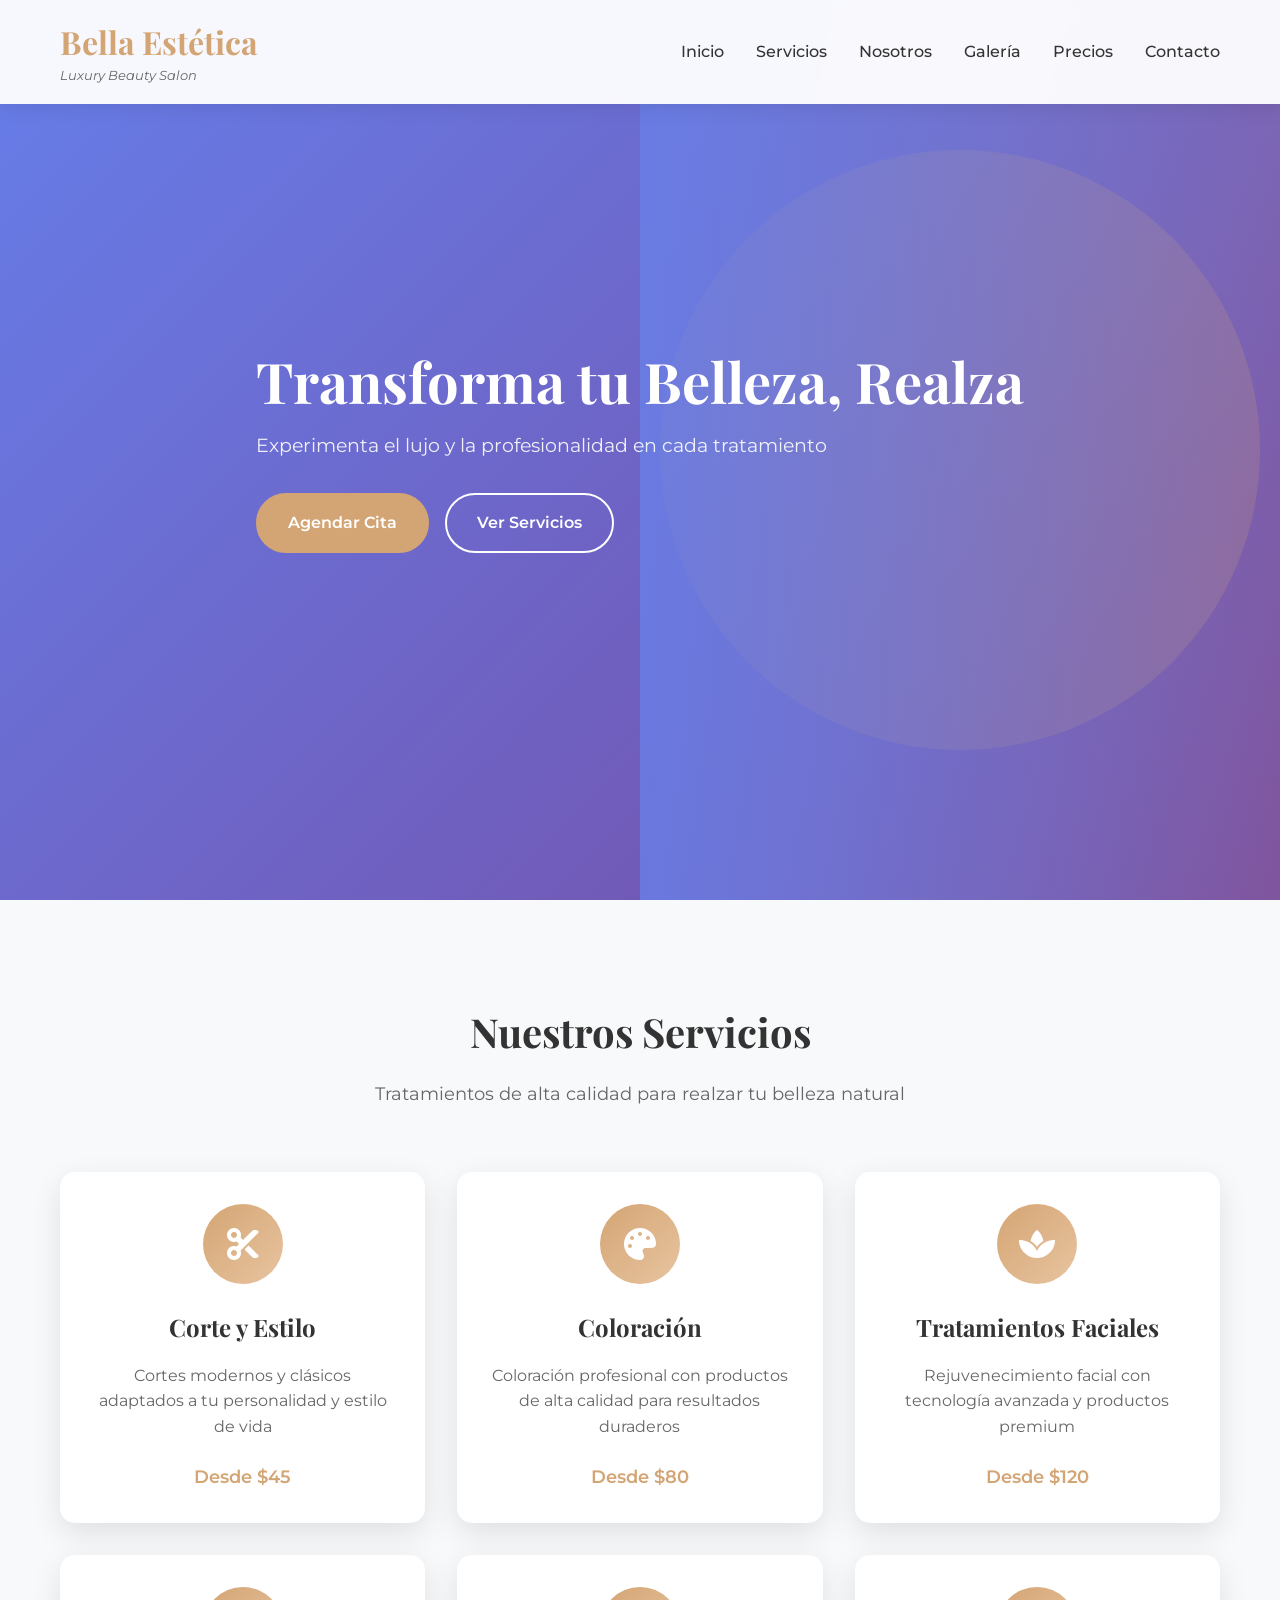
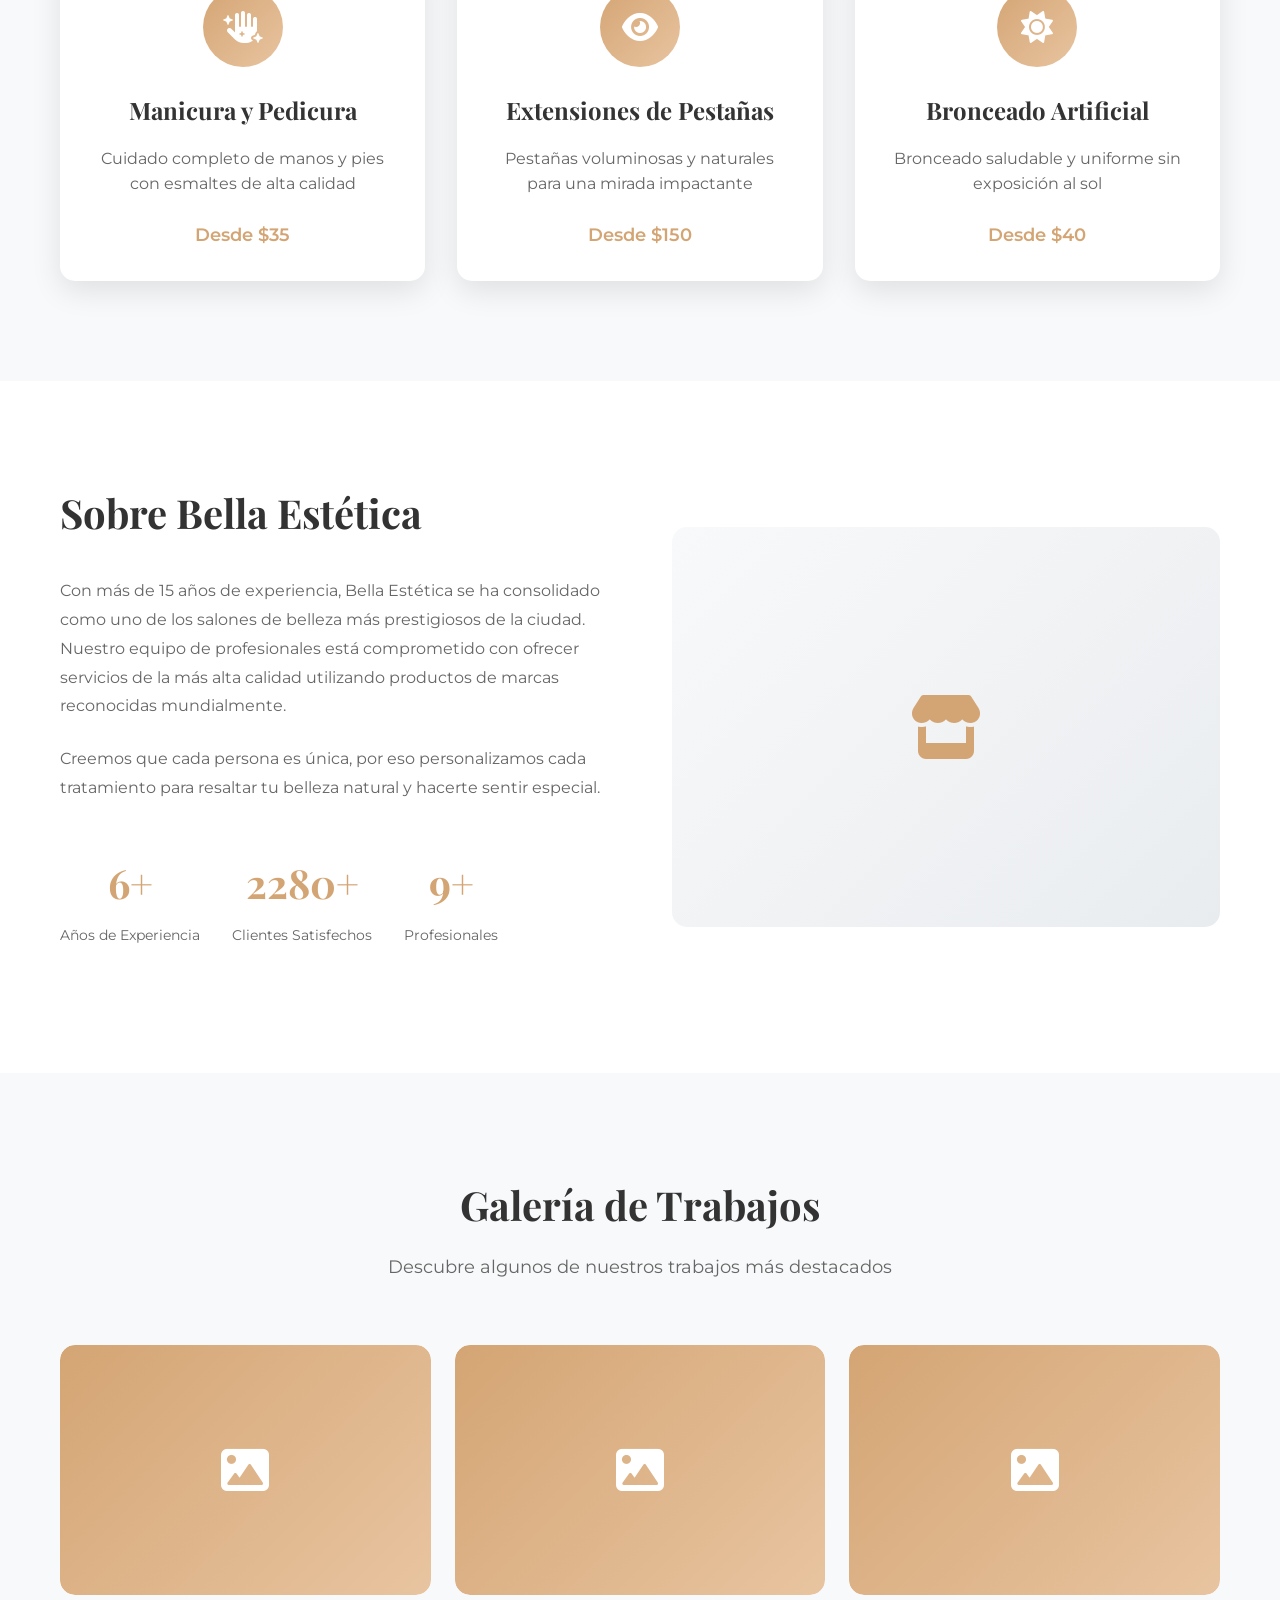
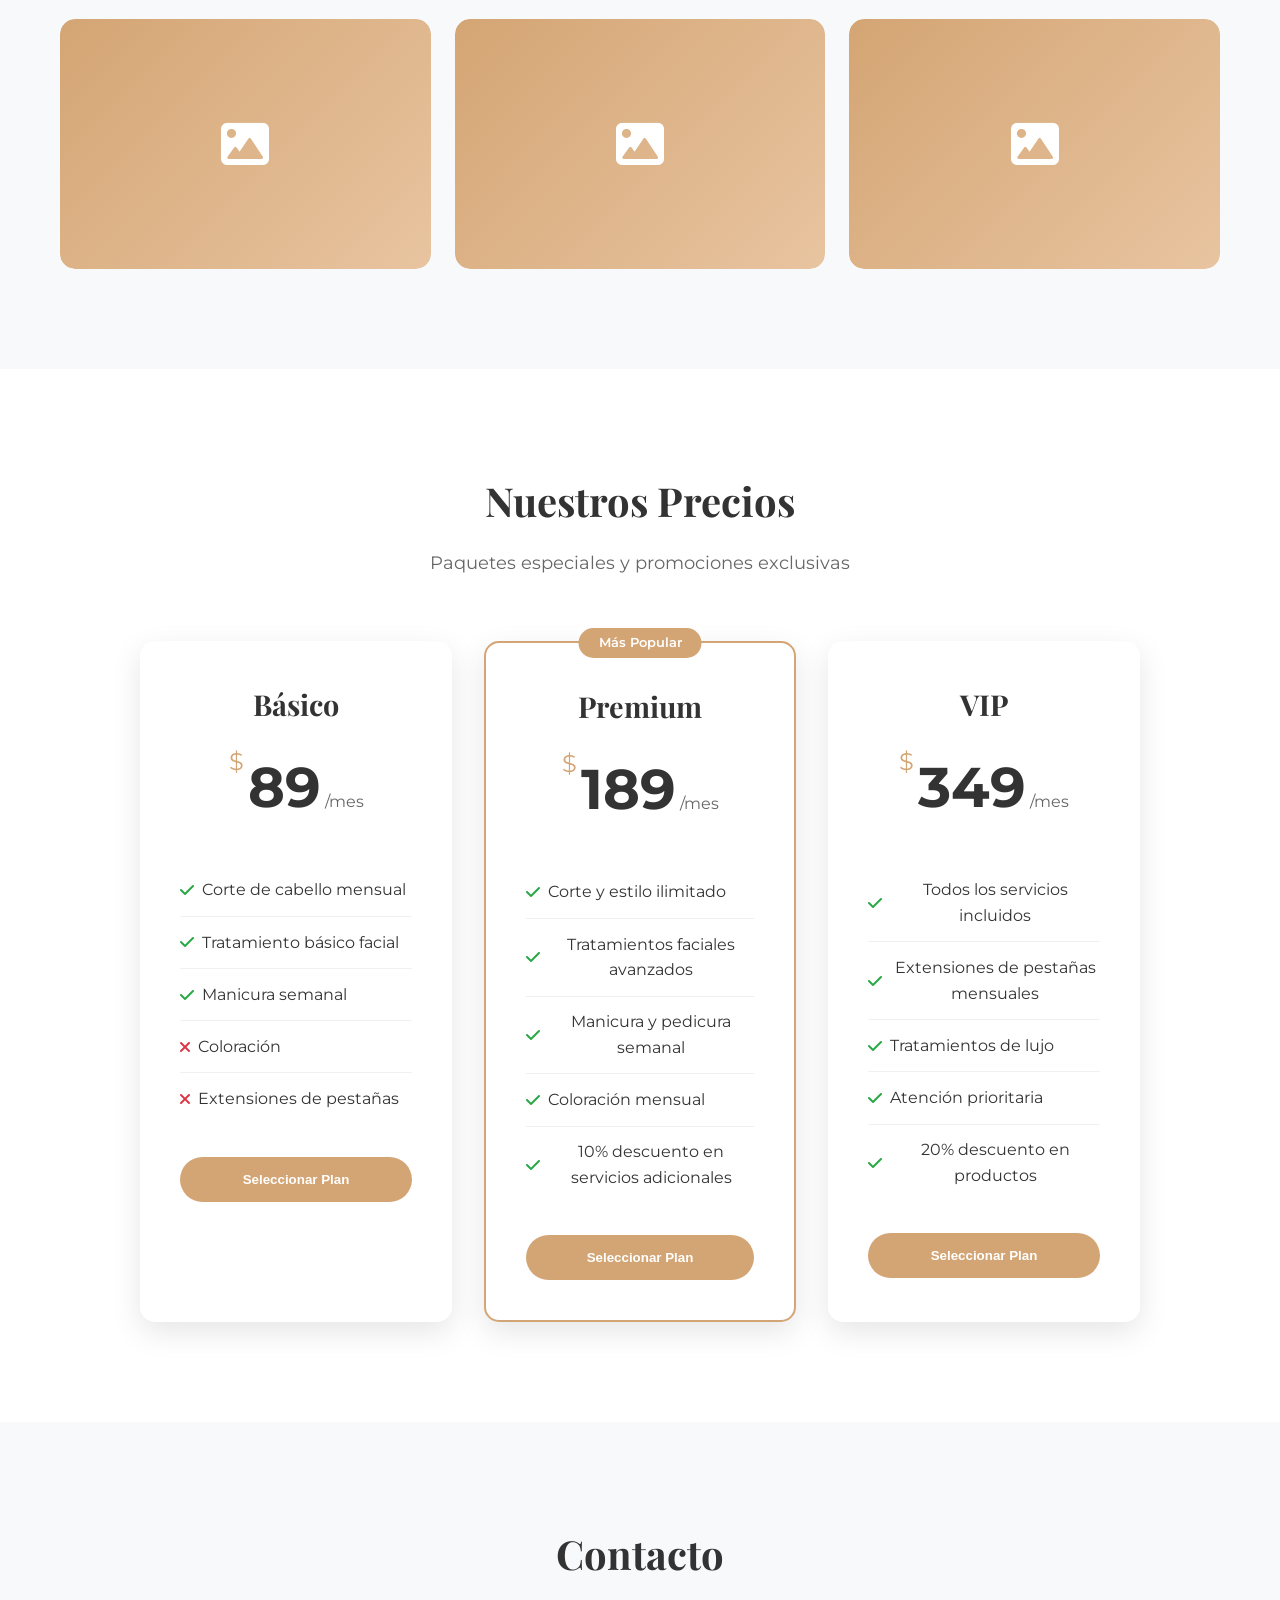
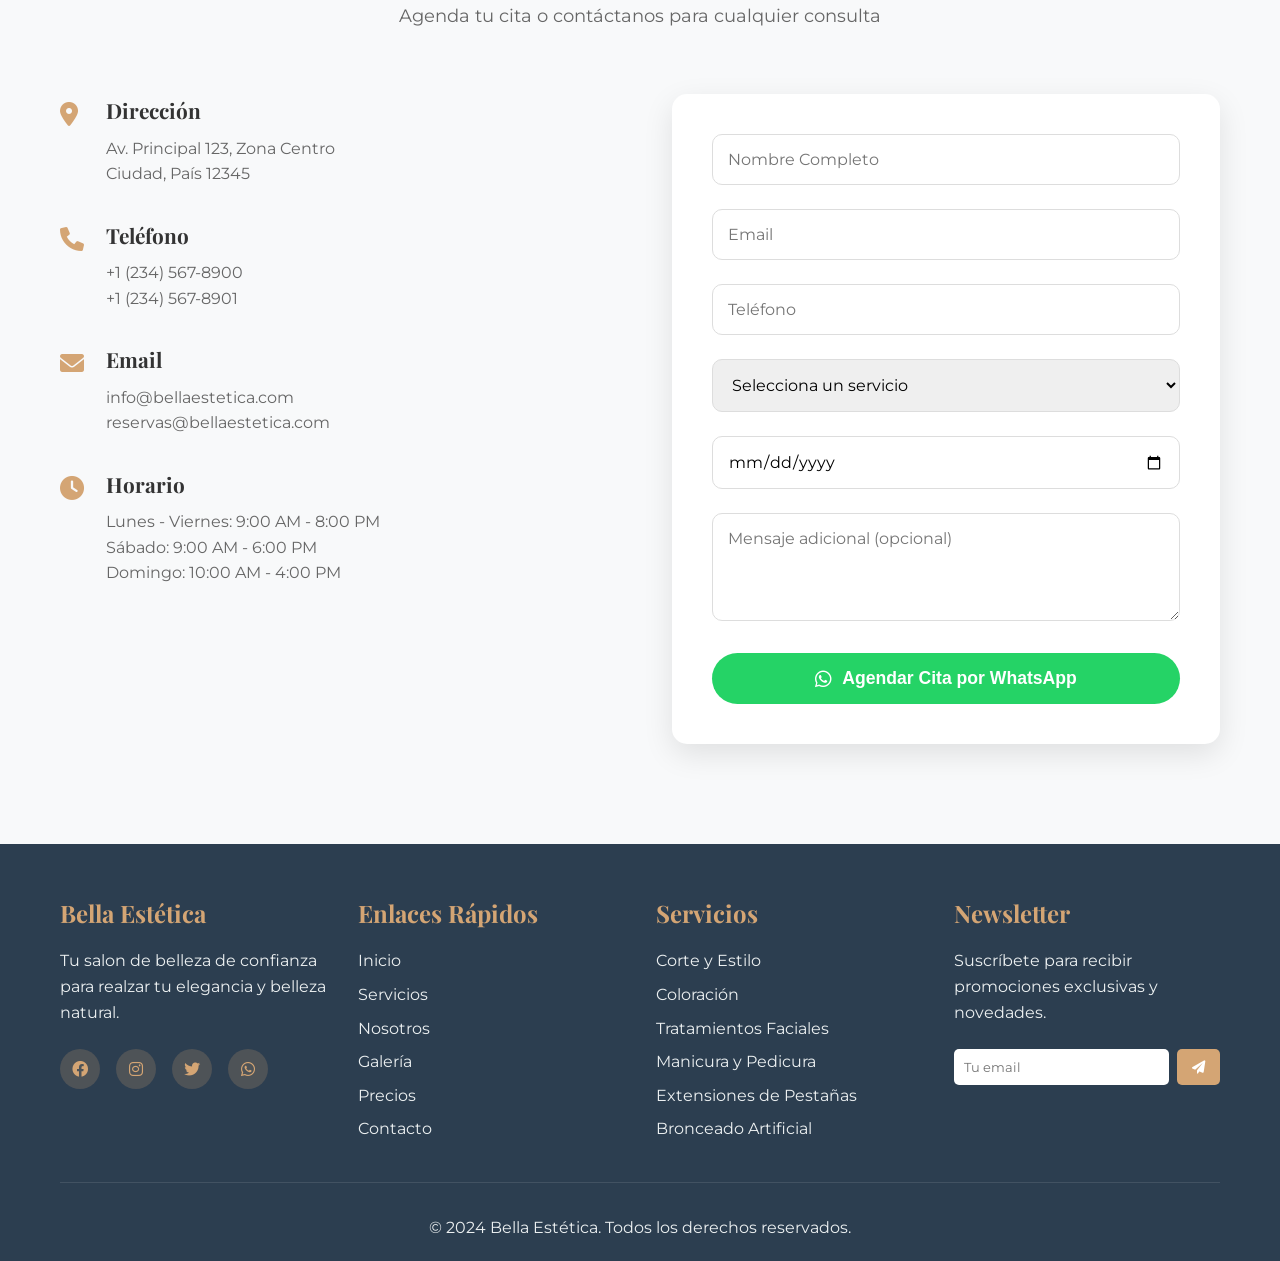
<file: ESTETICA2/index.html>
<!DOCTYPE html>
<html lang="es">
<head>
    <meta charset="UTF-8">
    <meta name="viewport" content="width=device-width, initial-scale=1.0">
    <title>Bella Estética - Salon de Belleza Profesional</title>
    <link rel="stylesheet" href="styles.css">
    <link href="https://fonts.googleapis.com/css2?family=Playfair+Display:wght@400;700&family=Montserrat:wght@300;400;500;600&display=swap" rel="stylesheet">
    <link rel="stylesheet" href="https://cdnjs.cloudflare.com/ajax/libs/font-awesome/6.0.0/css/all.min.css">
</head>
<body>
    <!-- Header -->
    <header class="header">
        <nav class="navbar">
            <div class="nav-container">
                <div class="logo">
                    <h1>Bella Estética</h1>
                    <span>Luxury Beauty Salon</span>
                </div>
                <ul class="nav-menu">
                    <li><a href="#inicio">Inicio</a></li>
                    <li><a href="#servicios">Servicios</a></li>
                    <li><a href="#nosotros">Nosotros</a></li>
                    <li><a href="#galeria">Galería</a></li>
                    <li><a href="#precios">Precios</a></li>
                    <li><a href="#contacto">Contacto</a></li>
                </ul>
                <div class="hamburger">
                    <span></span>
                    <span></span>
                    <span></span>
                </div>
            </div>
        </nav>
    </header>

    <!-- Hero Section -->
    <section id="inicio" class="hero">
        <div class="hero-content">
            <h2>Transforma tu Belleza, Realza tu Elegancia</h2>
            <p>Experimenta el lujo y la profesionalidad en cada tratamiento</p>
            <div class="hero-buttons">
                <a href="#contacto" class="btn-primary">Agendar Cita</a>
                <a href="#servicios" class="btn-secondary">Ver Servicios</a>
            </div>
        </div>
        <div class="hero-image">
            <div class="image-overlay"></div>
        </div>
    </section>

    <!-- Services Section -->
    <section id="servicios" class="services">
        <div class="container">
            <div class="section-header">
                <h2>Nuestros Servicios</h2>
                <p>Tratamientos de alta calidad para realzar tu belleza natural</p>
            </div>
            <div class="services-grid">
                <div class="service-card">
                    <div class="service-icon">
                        <i class="fas fa-cut"></i>
                    </div>
                    <h3>Corte y Estilo</h3>
                    <p>Cortes modernos y clásicos adaptados a tu personalidad y estilo de vida</p>
                    <span class="price">Desde $45</span>
                </div>
                <div class="service-card">
                    <div class="service-icon">
                        <i class="fas fa-palette"></i>
                    </div>
                    <h3>Coloración</h3>
                    <p>Coloración profesional con productos de alta calidad para resultados duraderos</p>
                    <span class="price">Desde $80</span>
                </div>
                <div class="service-card">
                    <div class="service-icon">
                        <i class="fas fa-spa"></i>
                    </div>
                    <h3>Tratamientos Faciales</h3>
                    <p>Rejuvenecimiento facial con tecnología avanzada y productos premium</p>
                    <span class="price">Desde $120</span>
                </div>
                <div class="service-card">
                    <div class="service-icon">
                        <i class="fas fa-hand-sparkles"></i>
                    </div>
                    <h3>Manicura y Pedicura</h3>
                    <p>Cuidado completo de manos y pies con esmaltes de alta calidad</p>
                    <span class="price">Desde $35</span>
                </div>
                <div class="service-card">
                    <div class="service-icon">
                        <i class="fas fa-eye"></i>
                    </div>
                    <h3>Extensiones de Pestañas</h3>
                    <p>Pestañas voluminosas y naturales para una mirada impactante</p>
                    <span class="price">Desde $150</span>
                </div>
                <div class="service-card">
                    <div class="service-icon">
                        <i class="fas fa-sun"></i>
                    </div>
                    <h3>Bronceado Artificial</h3>
                    <p>Bronceado saludable y uniforme sin exposición al sol</p>
                    <span class="price">Desde $40</span>
                </div>
            </div>
        </div>
    </section>

    <!-- About Section -->
    <section id="nosotros" class="about">
        <div class="container">
            <div class="about-content">
                <div class="about-text">
                    <h2>Sobre Bella Estética</h2>
                    <p>Con más de 15 años de experiencia, Bella Estética se ha consolidado como uno de los salones de belleza más prestigiosos de la ciudad. Nuestro equipo de profesionales está comprometido con ofrecer servicios de la más alta calidad utilizando productos de marcas reconocidas mundialmente.</p>
                    <p>Creemos que cada persona es única, por eso personalizamos cada tratamiento para resaltar tu belleza natural y hacerte sentir especial.</p>
                    <div class="stats">
                        <div class="stat">
                            <h3>15+</h3>
                            <p>Años de Experiencia</p>
                        </div>
                        <div class="stat">
                            <h3>5000+</h3>
                            <p>Clientes Satisfechos</p>
                        </div>
                        <div class="stat">
                            <h3>20+</h3>
                            <p>Profesionales</p>
                        </div>
                    </div>
                </div>
                <div class="about-image">
                    <div class="image-placeholder">
                        <i class="fas fa-store"></i>
                    </div>
                </div>
            </div>
        </div>
    </section>

    <!-- Gallery Section -->
    <section id="galeria" class="gallery">
        <div class="container">
            <div class="section-header">
                <h2>Galería de Trabajos</h2>
                <p>Descubre algunos de nuestros trabajos más destacados</p>
            </div>
            <div class="gallery-grid">
                <div class="gallery-item">
                    <div class="image-placeholder">
                        <i class="fas fa-image"></i>
                    </div>
                </div>
                <div class="gallery-item">
                    <div class="image-placeholder">
                        <i class="fas fa-image"></i>
                    </div>
                </div>
                <div class="gallery-item">
                    <div class="image-placeholder">
                        <i class="fas fa-image"></i>
                    </div>
                </div>
                <div class="gallery-item">
                    <div class="image-placeholder">
                        <i class="fas fa-image"></i>
                    </div>
                </div>
                <div class="gallery-item">
                    <div class="image-placeholder">
                        <i class="fas fa-image"></i>
                    </div>
                </div>
                <div class="gallery-item">
                    <div class="image-placeholder">
                        <i class="fas fa-image"></i>
                    </div>
                </div>
            </div>
        </div>
    </section>

    <!-- Price Section -->
    <section id="precios" class="pricing">
        <div class="container">
            <div class="section-header">
                <h2>Nuestros Precios</h2>
                <p>Paquetes especiales y promociones exclusivas</p>
            </div>
            <div class="pricing-table">
                <div class="price-card">
                    <h3>Básico</h3>
                    <div class="price">
                        <span class="currency">$</span>
                        <span class="amount">89</span>
                        <span class="period">/mes</span>
                    </div>
                    <ul class="features">
                        <li><i class="fas fa-check"></i> Corte de cabello mensual</li>
                        <li><i class="fas fa-check"></i> Tratamiento básico facial</li>
                        <li><i class="fas fa-check"></i> Manicura semanal</li>
                        <li><i class="fas fa-times"></i> Coloración</li>
                        <li><i class="fas fa-times"></i> Extensiones de pestañas</li>
                    </ul>
                    <button class="btn-price">Seleccionar Plan</button>
                </div>
                <div class="price-card featured">
                    <div class="badge">Más Popular</div>
                    <h3>Premium</h3>
                    <div class="price">
                        <span class="currency">$</span>
                        <span class="amount">189</span>
                        <span class="period">/mes</span>
                    </div>
                    <ul class="features">
                        <li><i class="fas fa-check"></i> Corte y estilo ilimitado</li>
                        <li><i class="fas fa-check"></i> Tratamientos faciales avanzados</li>
                        <li><i class="fas fa-check"></i> Manicura y pedicura semanal</li>
                        <li><i class="fas fa-check"></i> Coloración mensual</li>
                        <li><i class="fas fa-check"></i> 10% descuento en servicios adicionales</li>
                    </ul>
                    <button class="btn-price">Seleccionar Plan</button>
                </div>
                <div class="price-card">
                    <h3>VIP</h3>
                    <div class="price">
                        <span class="currency">$</span>
                        <span class="amount">349</span>
                        <span class="period">/mes</span>
                    </div>
                    <ul class="features">
                        <li><i class="fas fa-check"></i> Todos los servicios incluidos</li>
                        <li><i class="fas fa-check"></i> Extensiones de pestañas mensuales</li>
                        <li><i class="fas fa-check"></i> Tratamientos de lujo</li>
                        <li><i class="fas fa-check"></i> Atención prioritaria</li>
                        <li><i class="fas fa-check"></i> 20% descuento en productos</li>
                    </ul>
                    <button class="btn-price">Seleccionar Plan</button>
                </div>
            </div>
        </div>
    </section>

    <!-- Contact Section -->
    <section id="contacto" class="contact">
        <div class="container">
            <div class="section-header">
                <h2>Contacto</h2>
                <p>Agenda tu cita o contáctanos para cualquier consulta</p>
            </div>
            <div class="contact-content">
                <div class="contact-info">
                    <div class="info-item">
                        <i class="fas fa-map-marker-alt"></i>
                        <div>
                            <h3>Dirección</h3>
                            <p>Av. Principal 123, Zona Centro<br>Ciudad, País 12345</p>
                        </div>
                    </div>
                    <div class="info-item">
                        <i class="fas fa-phone"></i>
                        <div>
                            <h3>Teléfono</h3>
                            <p>+1 (234) 567-8900<br>+1 (234) 567-8901</p>
                        </div>
                    </div>
                    <div class="info-item">
                        <i class="fas fa-envelope"></i>
                        <div>
                            <h3>Email</h3>
                            <p>info@bellaestetica.com<br>reservas@bellaestetica.com</p>
                        </div>
                    </div>
                    <div class="info-item">
                        <i class="fas fa-clock"></i>
                        <div>
                            <h3>Horario</h3>
                            <p>Lunes - Viernes: 9:00 AM - 8:00 PM<br>Sábado: 9:00 AM - 6:00 PM<br>Domingo: 10:00 AM - 4:00 PM</p>
                        </div>
                    </div>
                </div>
                <div class="contact-form">
                    <form>
                        <div class="form-group">
                            <input type="text" name="nombre" placeholder="Nombre Completo" required>
                        </div>
                        <div class="form-group">
                            <input type="email" name="email" placeholder="Email" required>
                        </div>
                        <div class="form-group">
                            <input type="tel" name="telefono" placeholder="Teléfono" required>
                        </div>
                        <div class="form-group">
                            <select name="servicio" required>
                                <option value="">Selecciona un servicio</option>
                                <option value="Corte y Estilo">Corte y Estilo</option>
                                <option value="Coloración">Coloración</option>
                                <option value="Tratamiento Facial">Tratamiento Facial</option>
                                <option value="Manicura/Pedicura">Manicura/Pedicura</option>
                                <option value="Extensiones de Pestañas">Extensiones de Pestañas</option>
                                <option value="Bronceado Artificial">Bronceado Artificial</option>
                            </select>
                        </div>
                        <div class="form-group">
                            <input type="date" name="fecha" required>
                        </div>
                        <div class="form-group">
                            <textarea name="mensaje" placeholder="Mensaje adicional (opcional)" rows="4"></textarea>
                        </div>
                        <button type="submit" class="btn-submit">
                            <i class="fab fa-whatsapp"></i> Agendar Cita por WhatsApp
                        </button>
                    </form>
                </div>
            </div>
        </div>
    </section>

    <!-- Footer -->
    <footer class="footer">
        <div class="container">
            <div class="footer-content">
                <div class="footer-section">
                    <h3>Bella Estética</h3>
                    <p>Tu salon de belleza de confianza para realzar tu elegancia y belleza natural.</p>
                    <div class="social-links">
                        <a href="#"><i class="fab fa-facebook"></i></a>
                        <a href="#"><i class="fab fa-instagram"></i></a>
                        <a href="#"><i class="fab fa-twitter"></i></a>
                        <a href="#"><i class="fab fa-whatsapp"></i></a>
                    </div>
                </div>
                <div class="footer-section">
                    <h3>Enlaces Rápidos</h3>
                    <ul>
                        <li><a href="#inicio">Inicio</a></li>
                        <li><a href="#servicios">Servicios</a></li>
                        <li><a href="#nosotros">Nosotros</a></li>
                        <li><a href="#galeria">Galería</a></li>
                        <li><a href="#precios">Precios</a></li>
                        <li><a href="#contacto">Contacto</a></li>
                    </ul>
                </div>
                <div class="footer-section">
                    <h3>Servicios</h3>
                    <ul>
                        <li><a href="#">Corte y Estilo</a></li>
                        <li><a href="#">Coloración</a></li>
                        <li><a href="#">Tratamientos Faciales</a></li>
                        <li><a href="#">Manicura y Pedicura</a></li>
                        <li><a href="#">Extensiones de Pestañas</a></li>
                        <li><a href="#">Bronceado Artificial</a></li>
                    </ul>
                </div>
                <div class="footer-section">
                    <h3>Newsletter</h3>
                    <p>Suscríbete para recibir promociones exclusivas y novedades.</p>
                    <form class="newsletter-form">
                        <input type="email" placeholder="Tu email">
                        <button type="submit"><i class="fas fa-paper-plane"></i></button>
                    </form>
                </div>
            </div>
            <div class="footer-bottom">
                <p>&copy; 2024 Bella Estética. Todos los derechos reservados.</p>
            </div>
        </div>
    </footer>

    <script src="script.js"></script>
</body>
</html>
</file>
<file: ESTETICA2/styles.css>
/* Reset and Base Styles */
* {
    margin: 0;
    padding: 0;
    box-sizing: border-box;
}

body {
    font-family: 'Montserrat', sans-serif;
    line-height: 1.6;
    color: #333;
    overflow-x: hidden;
}

.container {
    max-width: 1200px;
    margin: 0 auto;
    padding: 0 20px;
}

/* Header Styles */
.header {
    position: fixed;
    top: 0;
    width: 100%;
    background: rgba(255, 255, 255, 0.95);
    backdrop-filter: blur(10px);
    z-index: 1000;
    box-shadow: 0 2px 20px rgba(0, 0, 0, 0.1);
}

.navbar {
    padding: 1rem 0;
}

.nav-container {
    max-width: 1200px;
    margin: 0 auto;
    padding: 0 20px;
    display: flex;
    justify-content: space-between;
    align-items: center;
}

.logo h1 {
    font-family: 'Playfair Display', serif;
    font-size: 2rem;
    color: #d4a574;
    margin-bottom: -5px;
}

.logo span {
    font-size: 0.8rem;
    color: #666;
    font-style: italic;
}

.nav-menu {
    display: flex;
    list-style: none;
    gap: 2rem;
}

.nav-menu a {
    text-decoration: none;
    color: #333;
    font-weight: 500;
    transition: color 0.3s ease;
    position: relative;
}

.nav-menu a:hover {
    color: #d4a574;
}

.nav-menu a::after {
    content: '';
    position: absolute;
    bottom: -5px;
    left: 0;
    width: 0;
    height: 2px;
    background: #d4a574;
    transition: width 0.3s ease;
}

.nav-menu a:hover::after {
    width: 100%;
}

.hamburger {
    display: none;
    flex-direction: column;
    cursor: pointer;
}

.hamburger span {
    width: 25px;
    height: 3px;
    background: #333;
    margin: 3px 0;
    transition: 0.3s;
}

/* Hero Section */
.hero {
    height: 100vh;
    display: flex;
    align-items: center;
    background: linear-gradient(135deg, #667eea 0%, #764ba2 100%);
    position: relative;
    overflow: hidden;
}

.hero-content {
    max-width: 1200px;
    margin: 0 auto;
    padding: 0 20px;
    z-index: 2;
    position: relative;
}

.hero-content h2 {
    font-family: 'Playfair Display', serif;
    font-size: 3.5rem;
    color: white;
    margin-bottom: 1rem;
    line-height: 1.2;
}

.hero-content p {
    font-size: 1.2rem;
    color: rgba(255, 255, 255, 0.9);
    margin-bottom: 2rem;
    max-width: 600px;
}

.hero-buttons {
    display: flex;
    gap: 1rem;
    flex-wrap: wrap;
}

.btn-primary, .btn-secondary {
    padding: 15px 30px;
    border-radius: 50px;
    text-decoration: none;
    font-weight: 600;
    transition: all 0.3s ease;
    display: inline-block;
}

.btn-primary {
    background: #d4a574;
    color: white;
    border: 2px solid #d4a574;
}

.btn-primary:hover {
    background: transparent;
    color: #d4a574;
}

.btn-secondary {
    background: transparent;
    color: white;
    border: 2px solid white;
}

.btn-secondary:hover {
    background: white;
    color: #333;
}

.hero-image {
    position: absolute;
    top: 0;
    right: 0;
    width: 50%;
    height: 100%;
    background: url('data:image/svg+xml,<svg xmlns="http://www.w3.org/2000/svg" viewBox="0 0 800 600"><rect fill="%23d4a574" opacity="0.1" width="800" height="600"/><circle fill="%23d4a574" opacity="0.2" cx="400" cy="300" r="200"/></svg>');
    background-size: cover;
    background-position: center;
}

.image-overlay {
    position: absolute;
    top: 0;
    left: 0;
    right: 0;
    bottom: 0;
    background: linear-gradient(90deg, rgba(102, 126, 234, 0.8) 0%, transparent 100%);
}

/* Section Headers */
.section-header {
    text-align: center;
    margin-bottom: 4rem;
}

.section-header h2 {
    font-family: 'Playfair Display', serif;
    font-size: 2.5rem;
    color: #333;
    margin-bottom: 1rem;
}

.section-header p {
    color: #666;
    font-size: 1.1rem;
    max-width: 600px;
    margin: 0 auto;
}

/* Services Section */
.services {
    padding: 100px 0;
    background: #f8f9fa;
}

.services-grid {
    display: grid;
    grid-template-columns: repeat(auto-fit, minmax(300px, 1fr));
    gap: 2rem;
}

.service-card {
    background: white;
    padding: 2rem;
    border-radius: 15px;
    text-align: center;
    box-shadow: 0 10px 30px rgba(0, 0, 0, 0.1);
    transition: transform 0.3s ease, box-shadow 0.3s ease;
}

.service-card:hover {
    transform: translateY(-10px);
    box-shadow: 0 20px 40px rgba(0, 0, 0, 0.15);
}

.service-icon {
    width: 80px;
    height: 80px;
    margin: 0 auto 1.5rem;
    background: linear-gradient(135deg, #d4a574, #e8c4a0);
    border-radius: 50%;
    display: flex;
    align-items: center;
    justify-content: center;
    font-size: 2rem;
    color: white;
}

.service-card h3 {
    font-family: 'Playfair Display', serif;
    font-size: 1.5rem;
    color: #333;
    margin-bottom: 1rem;
}

.service-card p {
    color: #666;
    margin-bottom: 1.5rem;
    line-height: 1.6;
}

.service-card .price {
    font-weight: 600;
    color: #d4a574;
    font-size: 1.1rem;
}

/* About Section */
.about {
    padding: 100px 0;
    background: white;
}

.about-content {
    display: grid;
    grid-template-columns: 1fr 1fr;
    gap: 4rem;
    align-items: center;
}

.about-text h2 {
    font-family: 'Playfair Display', serif;
    font-size: 2.5rem;
    color: #333;
    margin-bottom: 2rem;
}

.about-text p {
    color: #666;
    margin-bottom: 1.5rem;
    line-height: 1.8;
}

.stats {
    display: flex;
    gap: 2rem;
    margin-top: 3rem;
}

.stat {
    text-align: center;
}

.stat h3 {
    font-family: 'Playfair Display', serif;
    font-size: 2.5rem;
    color: #d4a574;
    margin-bottom: 0.5rem;
}

.stat p {
    color: #666;
    font-size: 0.9rem;
}

.about-image {
    position: relative;
}

.image-placeholder {
    width: 100%;
    height: 400px;
    background: linear-gradient(135deg, #f8f9fa, #e9ecef);
    border-radius: 15px;
    display: flex;
    align-items: center;
    justify-content: center;
    font-size: 4rem;
    color: #d4a574;
}

/* Gallery Section */
.gallery {
    padding: 100px 0;
    background: #f8f9fa;
}

.gallery-grid {
    display: grid;
    grid-template-columns: repeat(auto-fit, minmax(300px, 1fr));
    gap: 1.5rem;
}

.gallery-item {
    position: relative;
    overflow: hidden;
    border-radius: 15px;
    height: 250px;
    cursor: pointer;
}

.gallery-item .image-placeholder {
    width: 100%;
    height: 100%;
    background: linear-gradient(135deg, #d4a574, #e8c4a0);
    display: flex;
    align-items: center;
    justify-content: center;
    font-size: 3rem;
    color: white;
    transition: transform 0.3s ease;
}

.gallery-item:hover .image-placeholder {
    transform: scale(1.1);
}

/* Pricing Section */
.pricing {
    padding: 100px 0;
    background: white;
}

.pricing-table {
    display: grid;
    grid-template-columns: repeat(auto-fit, minmax(300px, 1fr));
    gap: 2rem;
    max-width: 1000px;
    margin: 0 auto;
}

.price-card {
    background: white;
    border-radius: 15px;
    padding: 2.5rem;
    text-align: center;
    box-shadow: 0 10px 30px rgba(0, 0, 0, 0.1);
    position: relative;
    transition: transform 0.3s ease;
}

.price-card:hover {
    transform: translateY(-10px);
}

.price-card.featured {
    border: 2px solid #d4a574;
    transform: scale(1.05);
}

.badge {
    position: absolute;
    top: -15px;
    left: 50%;
    transform: translateX(-50%);
    background: #d4a574;
    color: white;
    padding: 5px 20px;
    border-radius: 20px;
    font-size: 0.8rem;
    font-weight: 600;
}

.price-card h3 {
    font-family: 'Playfair Display', serif;
    font-size: 1.8rem;
    color: #333;
    margin-bottom: 1rem;
}

.price {
    margin-bottom: 2rem;
}

.currency {
    font-size: 1.5rem;
    color: #d4a574;
    vertical-align: top;
}

.amount {
    font-size: 3.5rem;
    font-weight: 700;
    color: #333;
}

.period {
    color: #666;
    font-size: 1rem;
}

.features {
    list-style: none;
    margin-bottom: 2rem;
}

.features li {
    padding: 0.8rem 0;
    border-bottom: 1px solid #f0f0f0;
    display: flex;
    align-items: center;
    gap: 0.5rem;
}

.features li:last-child {
    border-bottom: none;
}

.features .fa-check {
    color: #28a745;
}

.features .fa-times {
    color: #dc3545;
}

.btn-price {
    width: 100%;
    padding: 15px;
    background: #d4a574;
    color: white;
    border: none;
    border-radius: 50px;
    font-weight: 600;
    cursor: pointer;
    transition: all 0.3s ease;
}

.btn-price:hover {
    background: #c19560;
    transform: translateY(-2px);
}

/* Contact Section */
.contact {
    padding: 100px 0;
    background: #f8f9fa;
}

.contact-content {
    display: grid;
    grid-template-columns: 1fr 1fr;
    gap: 4rem;
}

.contact-info {
    display: flex;
    flex-direction: column;
    gap: 2rem;
}

.info-item {
    display: flex;
    align-items: flex-start;
    gap: 1rem;
}

.info-item i {
    font-size: 1.5rem;
    color: #d4a574;
    margin-top: 0.5rem;
    width: 30px;
}

.info-item h3 {
    font-family: 'Playfair Display', serif;
    font-size: 1.3rem;
    color: #333;
    margin-bottom: 0.5rem;
}

.info-item p {
    color: #666;
    line-height: 1.6;
}

.contact-form {
    background: white;
    padding: 2.5rem;
    border-radius: 15px;
    box-shadow: 0 10px 30px rgba(0, 0, 0, 0.1);
}

.form-group {
    margin-bottom: 1.5rem;
}

.form-group input,
.form-group select,
.form-group textarea {
    width: 100%;
    padding: 15px;
    border: 1px solid #ddd;
    border-radius: 10px;
    font-family: 'Montserrat', sans-serif;
    font-size: 1rem;
    transition: border-color 0.3s ease;
}

.form-group input:focus,
.form-group select:focus,
.form-group textarea:focus {
    outline: none;
    border-color: #d4a574;
}

.btn-submit {
    width: 100%;
    padding: 15px;
    background: #25D366;
    color: white;
    border: none;
    border-radius: 50px;
    font-weight: 600;
    font-size: 1.1rem;
    cursor: pointer;
    transition: all 0.3s ease;
    display: flex;
    align-items: center;
    justify-content: center;
    gap: 10px;
}

.btn-submit i {
    font-size: 1.2rem;
}

.btn-submit:hover {
    background: #128C7E;
    transform: translateY(-2px);
}

/* Footer */
.footer {
    background: #2c3e50;
    color: white;
    padding: 50px 0 20px;
}

.footer-content {
    display: grid;
    grid-template-columns: repeat(auto-fit, minmax(250px, 1fr));
    gap: 2rem;
    margin-bottom: 2rem;
}

.footer-section h3 {
    font-family: 'Playfair Display', serif;
    font-size: 1.5rem;
    color: #d4a574;
    margin-bottom: 1rem;
}

.footer-section p {
    color: #ecf0f1;
    line-height: 1.6;
    margin-bottom: 1.5rem;
}

.footer-section ul {
    list-style: none;
}

.footer-section ul li {
    margin-bottom: 0.5rem;
}

.footer-section ul li a {
    color: #ecf0f1;
    text-decoration: none;
    transition: color 0.3s ease;
}

.footer-section ul li a:hover {
    color: #d4a574;
}

.social-links {
    display: flex;
    gap: 1rem;
}

.social-links a {
    width: 40px;
    height: 40px;
    background: rgba(212, 165, 116, 0.2);
    border-radius: 50%;
    display: flex;
    align-items: center;
    justify-content: center;
    color: #d4a574;
    text-decoration: none;
    transition: all 0.3s ease;
}

.social-links a:hover {
    background: #d4a574;
    color: white;
}

.newsletter-form {
    display: flex;
    gap: 0.5rem;
}

.newsletter-form input {
    flex: 1;
    padding: 10px;
    border: none;
    border-radius: 5px;
    font-family: 'Montserrat', sans-serif;
}

.newsletter-form button {
    padding: 10px 15px;
    background: #d4a574;
    color: white;
    border: none;
    border-radius: 5px;
    cursor: pointer;
    transition: background 0.3s ease;
}

.newsletter-form button:hover {
    background: #c19560;
}

.footer-bottom {
    text-align: center;
    padding-top: 2rem;
    border-top: 1px solid rgba(255, 255, 255, 0.1);
    color: #ecf0f1;
}

/* Responsive Design */
@media (max-width: 768px) {
    .nav-menu {
        position: fixed;
        left: -100%;
        top: 70px;
        flex-direction: column;
        background-color: white;
        width: 100%;
        text-align: center;
        transition: 0.3s;
        box-shadow: 0 10px 27px rgba(0, 0, 0, 0.05);
        padding: 2rem 0;
    }

    .nav-menu.active {
        left: 0;
    }

    .hamburger {
        display: flex;
    }

    .hamburger.active span:nth-child(2) {
        opacity: 0;
    }

    .hamburger.active span:nth-child(1) {
        transform: translateY(8px) rotate(45deg);
    }

    .hamburger.active span:nth-child(3) {
        transform: translateY(-8px) rotate(-45deg);
    }

    .hero-content h2 {
        font-size: 2.5rem;
    }

    .hero-image {
        display: none;
    }

    .about-content,
    .contact-content {
        grid-template-columns: 1fr;
        gap: 2rem;
    }

    .stats {
        justify-content: space-around;
    }

    .pricing-table {
        grid-template-columns: 1fr;
    }

    .price-card.featured {
        transform: scale(1);
    }

    .hero-buttons {
        flex-direction: column;
        align-items: center;
    }

    .btn-primary,
    .btn-secondary {
        width: 200px;
        text-align: center;
    }
}

@media (max-width: 480px) {
    .container {
        padding: 0 15px;
    }

    .hero-content h2 {
        font-size: 2rem;
    }

    .hero-content p {
        font-size: 1rem;
    }

    .section-header h2 {
        font-size: 2rem;
    }

    .services-grid,
    .gallery-grid {
        grid-template-columns: 1fr;
    }

    .stats {
        flex-direction: column;
        gap: 1rem;
    }

    .contact-form {
        padding: 1.5rem;
    }
}

/* Smooth Scrolling */
html {
    scroll-behavior: smooth;
}

/* Loading Animation */
@keyframes fadeIn {
    from {
        opacity: 0;
        transform: translateY(20px);
    }
    to {
        opacity: 1;
        transform: translateY(0);
    }
}

.service-card,
.price-card,
.gallery-item {
    animation: fadeIn 0.6s ease-out;
}
</file>
